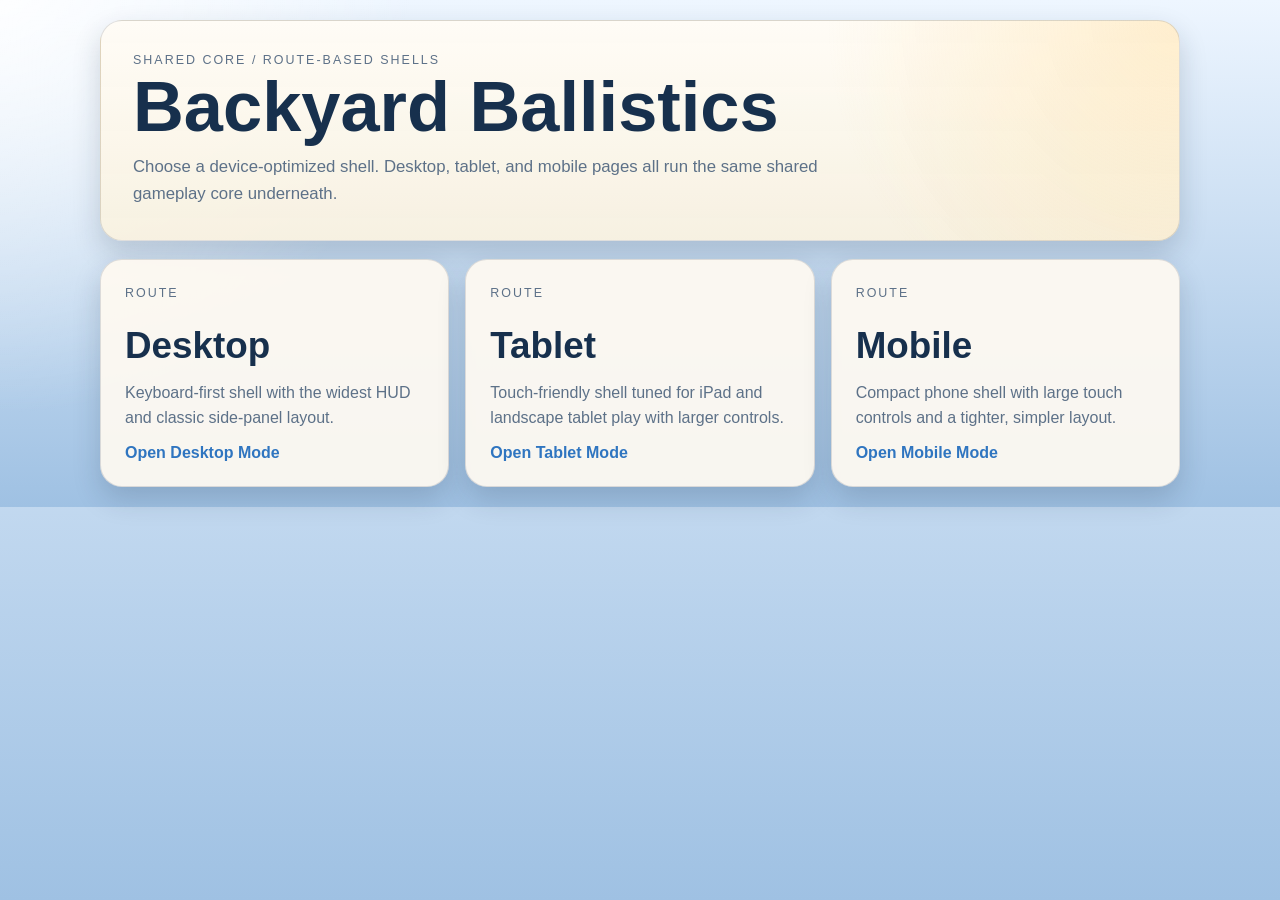
<file: index.html>
<!doctype html>
<html lang="en">
<head>
  <meta charset="utf-8">
  <meta name="viewport" content="width=device-width, initial-scale=1, viewport-fit=cover">
  <meta name="theme-color" content="#17304d">
  <meta name="mobile-web-app-capable" content="yes">
  <meta name="apple-mobile-web-app-capable" content="yes">
  <meta name="apple-mobile-web-app-status-bar-style" content="black-translucent">
  <title>Backyard Ballistics</title>
  <link rel="manifest" href="./manifest.json">
  <link rel="icon" href="./icons/icon-192.png" type="image/png">
  <link rel="apple-touch-icon" href="./icons/apple-touch-icon.png">
  <link rel="stylesheet" href="./styles.css">
</head>
<body>
  <main class="landing-shell">
    <header class="landing-hero panel">
      <p class="eyebrow">Shared Core / Route-Based Shells</p>
      <h1>Backyard Ballistics</h1>
      <p class="landing-copy">Choose a device-optimized shell. Desktop, tablet, and mobile pages all run the same shared gameplay core underneath.</p>
    </header>

    <section class="device-grid" aria-label="Choose Device Mode">
      <a class="device-card panel" href="./play/desktop/">
        <p class="eyebrow">Route</p>
        <h2>Desktop</h2>
        <p>Keyboard-first shell with the widest HUD and classic side-panel layout.</p>
        <span class="device-cta">Open Desktop Mode</span>
      </a>

      <a class="device-card panel" href="./play/tablet/">
        <p class="eyebrow">Route</p>
        <h2>Tablet</h2>
        <p>Touch-friendly shell tuned for iPad and landscape tablet play with larger controls.</p>
        <span class="device-cta">Open Tablet Mode</span>
      </a>

      <a class="device-card panel" href="./play/mobile/">
        <p class="eyebrow">Route</p>
        <h2>Mobile</h2>
        <p>Compact phone shell with large touch controls and a tighter, simpler layout.</p>
        <span class="device-cta">Open Mobile Mode</span>
      </a>
    </section>
  </main>
  <script type="module" src="./src/pwa/register.js"></script>
</body>
</html>
</file>
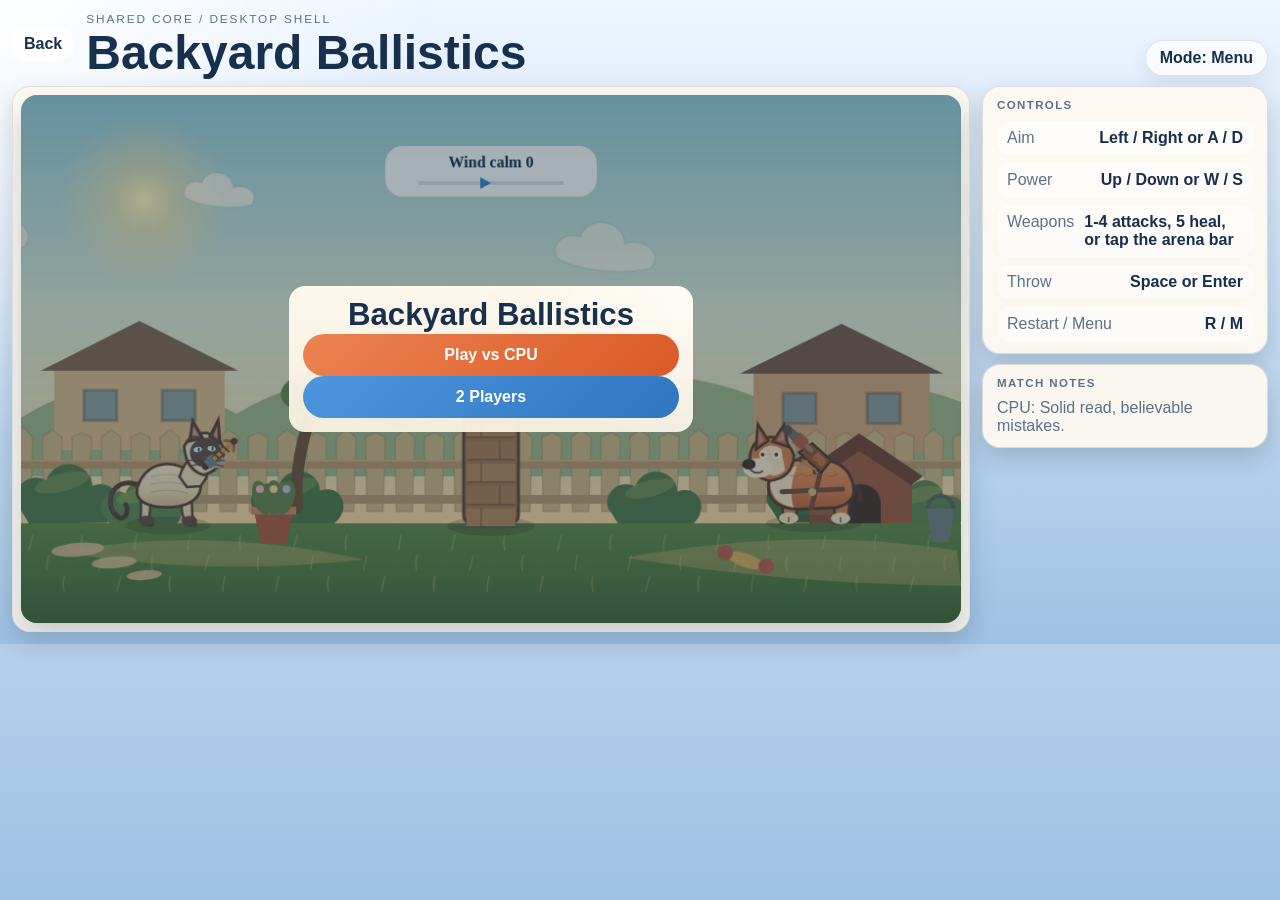
<file: play/desktop/index.html>
<!doctype html>
<html lang="en">
<head>
  <meta charset="utf-8">
  <meta name="viewport" content="width=device-width, initial-scale=1, viewport-fit=cover">
  <meta name="theme-color" content="#17304d">
  <meta name="mobile-web-app-capable" content="yes">
  <meta name="apple-mobile-web-app-capable" content="yes">
  <meta name="apple-mobile-web-app-status-bar-style" content="black-translucent">
  <title>Backyard Ballistics - Desktop</title>
  <link rel="manifest" href="../../manifest.json">
  <link rel="icon" href="../../icons/icon-192.png" type="image/png">
  <link rel="apple-touch-icon" href="../../icons/apple-touch-icon.png">
  <link rel="stylesheet" href="../../play/play.css">
</head>
<body data-device="desktop">
  <div id="app"></div>
  <script type="module" src="../../src/pwa/register.js"></script>
  <script type="module" src="../../src/play/boot.js"></script>
</body>
</html>
</file>
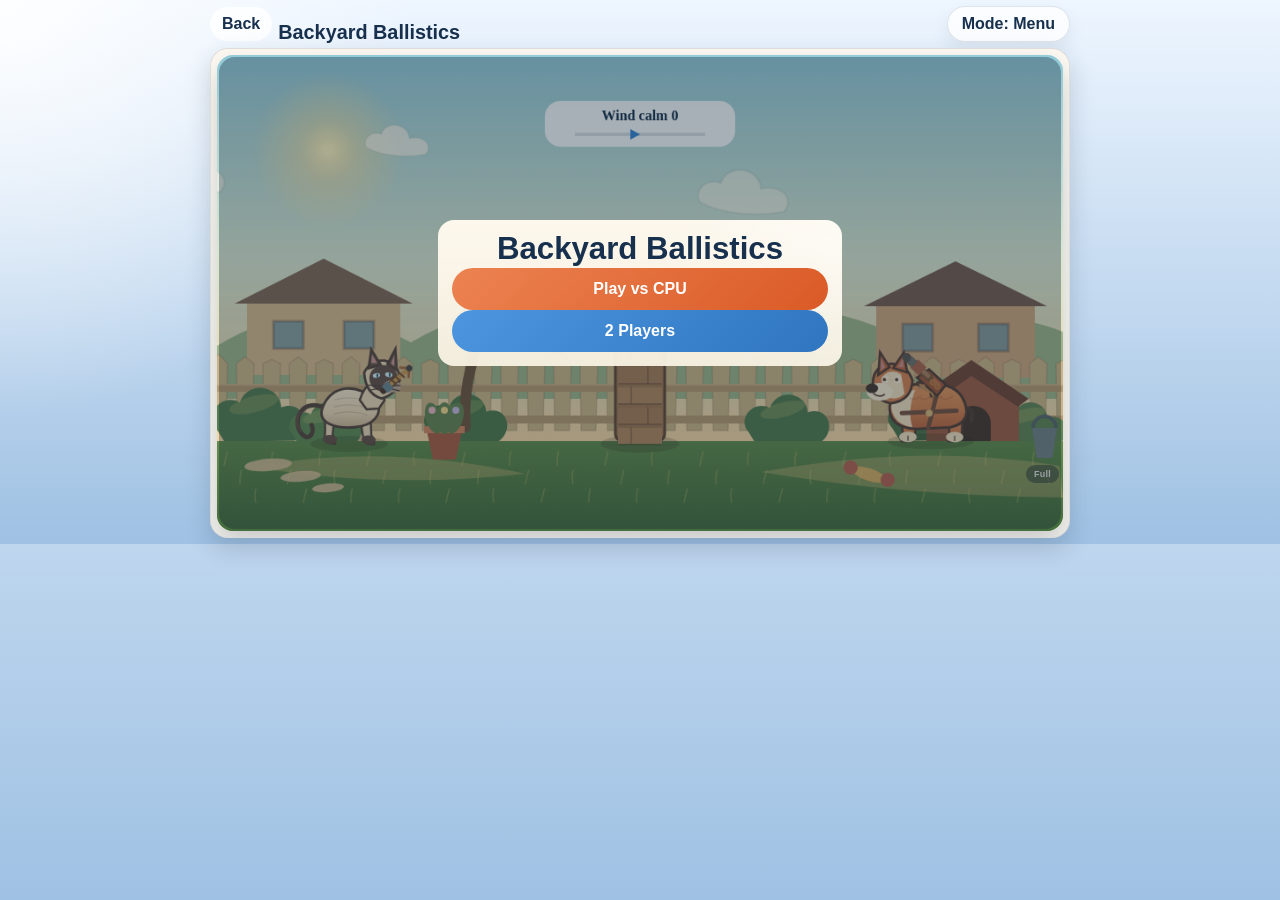
<file: play/mobile/index.html>
<!doctype html>
<html lang="en">
<head>
  <meta charset="utf-8">
  <meta name="viewport" content="width=device-width, initial-scale=1, viewport-fit=cover">
  <meta name="theme-color" content="#17304d">
  <meta name="mobile-web-app-capable" content="yes">
  <meta name="apple-mobile-web-app-capable" content="yes">
  <meta name="apple-mobile-web-app-status-bar-style" content="black-translucent">
  <title>Backyard Ballistics - Mobile</title>
  <link rel="manifest" href="../../manifest.json">
  <link rel="icon" href="../../icons/icon-192.png" type="image/png">
  <link rel="apple-touch-icon" href="../../icons/apple-touch-icon.png">
  <link rel="stylesheet" href="../../play/play.css">
</head>
<body data-device="mobile">
  <div id="app"></div>
  <script type="module" src="../../src/pwa/register.js"></script>
  <script type="module" src="../../src/play/boot.js"></script>
</body>
</html>
</file>
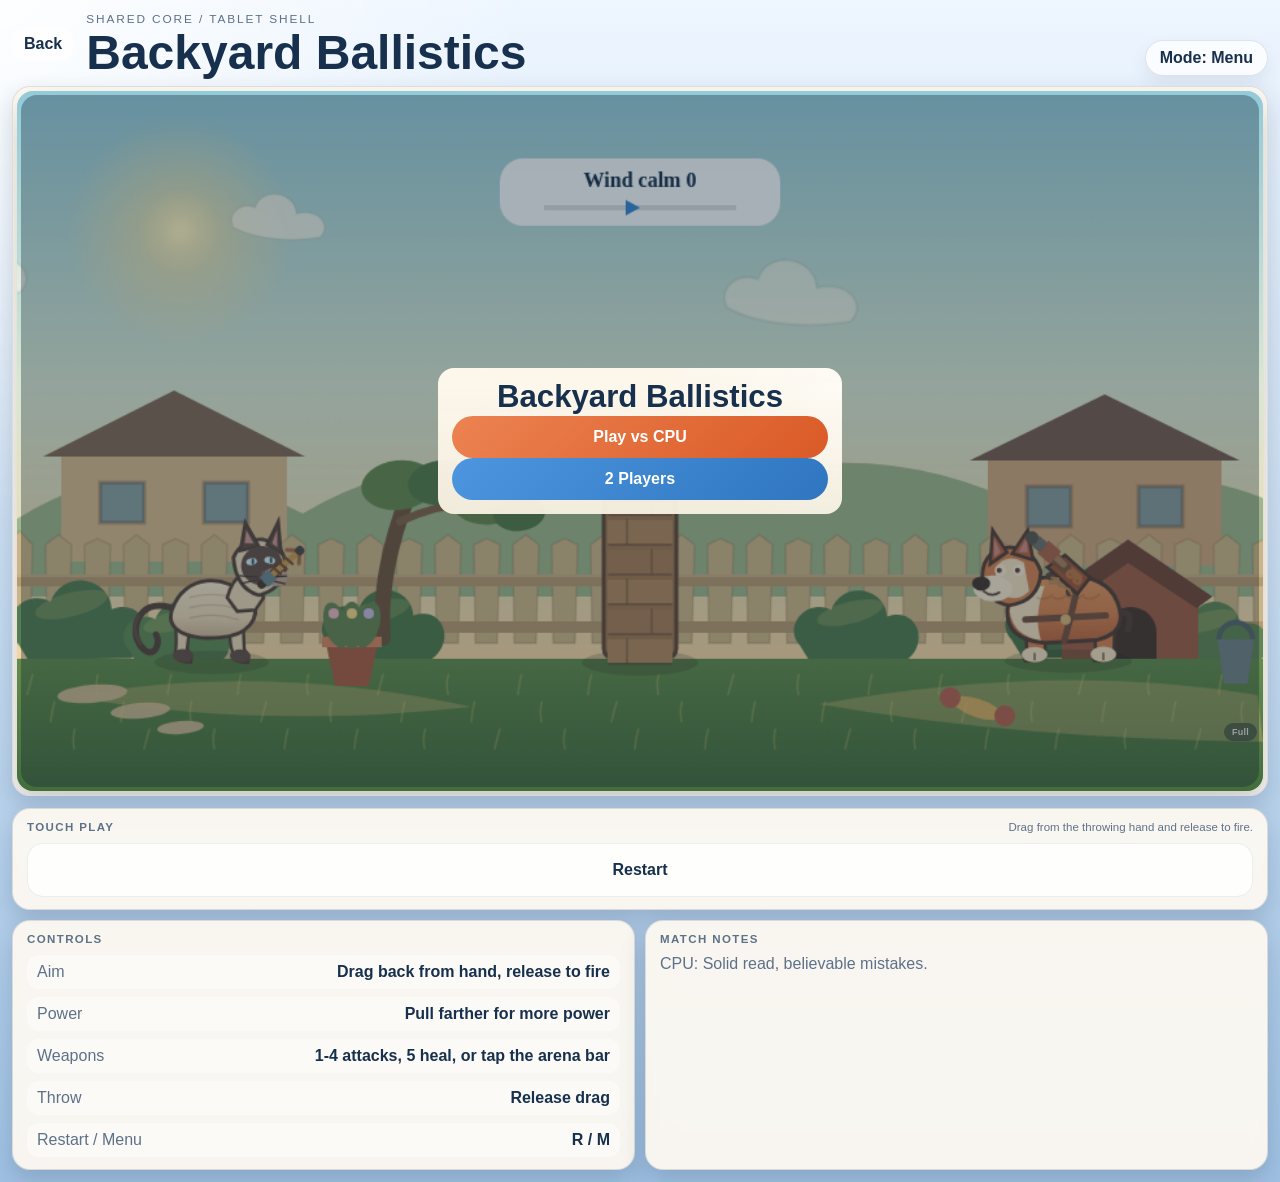
<file: play/tablet/index.html>
<!doctype html>
<html lang="en">
<head>
  <meta charset="utf-8">
  <meta name="viewport" content="width=device-width, initial-scale=1, viewport-fit=cover">
  <meta name="theme-color" content="#17304d">
  <meta name="mobile-web-app-capable" content="yes">
  <meta name="apple-mobile-web-app-capable" content="yes">
  <meta name="apple-mobile-web-app-status-bar-style" content="black-translucent">
  <title>Backyard Ballistics - Tablet</title>
  <link rel="manifest" href="../../manifest.json">
  <link rel="icon" href="../../icons/icon-192.png" type="image/png">
  <link rel="apple-touch-icon" href="../../icons/apple-touch-icon.png">
  <link rel="stylesheet" href="../../play/play.css">
</head>
<body data-device="tablet">
  <div id="app"></div>
  <script type="module" src="../../src/pwa/register.js"></script>
  <script type="module" src="../../src/play/boot.js"></script>
</body>
</html>
</file>
<file: styles.css>
:root {
  --bg-top: #eef6ff;
  --bg-bottom: #9fc1e3;
  --panel: rgba(255, 250, 241, 0.92);
  --panel-border: rgba(30, 48, 70, 0.14);
  --ink: #17304d;
  --muted: #5d7188;
  --shadow: rgba(21, 39, 59, 0.18);
}

* {
  box-sizing: border-box;
}

html,
body {
  margin: 0;
  min-height: 100%;
  font-family: "Trebuchet MS", "Segoe UI", sans-serif;
  color: var(--ink);
  background:
    radial-gradient(circle at top left, rgba(255, 255, 255, 0.9), transparent 30%),
    linear-gradient(180deg, var(--bg-top), var(--bg-bottom));
}

body {
  padding: 20px;
}

.panel {
  border: 1px solid var(--panel-border);
  border-radius: 22px;
  background: var(--panel);
  box-shadow: 0 12px 28px var(--shadow);
}

.eyebrow {
  margin: 0 0 8px;
  font-size: 0.78rem;
  letter-spacing: 0.16em;
  text-transform: uppercase;
  color: var(--muted);
}

h1,
h2,
p {
  margin: 0;
}

h1 {
  font-size: clamp(2.4rem, 6vw, 4.4rem);
  line-height: 0.92;
}

h2 {
  font-size: clamp(1.6rem, 3vw, 2.3rem);
}

.landing-shell {
  width: min(1080px, 100%);
  margin: 0 auto;
}

.landing-hero {
  padding: 32px;
  margin-bottom: 18px;
  background:
    radial-gradient(circle at top right, rgba(255, 218, 147, 0.4), transparent 32%),
    linear-gradient(180deg, rgba(255, 252, 246, 0.98), rgba(248, 241, 224, 0.96));
}

.landing-copy {
  margin-top: 14px;
  max-width: 760px;
  line-height: 1.6;
  color: var(--muted);
  font-size: 1.05rem;
}

.device-grid {
  display: grid;
  grid-template-columns: repeat(3, minmax(0, 1fr));
  gap: 16px;
}

.device-card {
  display: flex;
  flex-direction: column;
  gap: 14px;
  padding: 24px;
  color: inherit;
  text-decoration: none;
}

.device-card p {
  line-height: 1.55;
  color: var(--muted);
}

.device-cta {
  margin-top: auto;
  font-weight: 800;
  color: #2f75c0;
}

@media (max-width: 900px) {
  .device-grid {
    grid-template-columns: 1fr;
  }
}

@media (max-width: 640px) {
  body {
    padding: 12px;
  }

  .landing-hero,
  .device-card {
    padding: 20px;
  }
}
</file>
<file: play/play.css>
:root {
  --bg-top: #eef6ff;
  --bg-bottom: #9fc1e3;
  --panel: rgba(255, 250, 241, 0.92);
  --panel-border: rgba(30, 48, 70, 0.14);
  --ink: #17304d;
  --muted: #5d7188;
  --shadow: rgba(21, 39, 59, 0.18);
  --canvas-shadow: rgba(21, 39, 59, 0.22);
}

* {
  box-sizing: border-box;
}

html,
body {
  margin: 0;
  min-height: 100%;
  font-family: "Trebuchet MS", "Segoe UI", sans-serif;
  color: var(--ink);
  background:
    radial-gradient(circle at top left, rgba(255, 255, 255, 0.9), transparent 30%),
    linear-gradient(180deg, var(--bg-top), var(--bg-bottom));
}

body {
  padding: 12px;
}

.play-shell {
  width: min(1280px, 100%);
  margin: 0 auto;
}

.play-topbar {
  display: grid;
  grid-template-columns: auto 1fr auto;
  align-items: end;
  gap: 12px;
  margin-bottom: 10px;
}

.topbar-actions {
  display: flex;
  justify-content: flex-end;
  align-items: center;
}

.back-link {
  align-self: center;
  padding: 8px 12px;
  border-radius: 999px;
  background: rgba(255, 255, 255, 0.82);
  color: var(--ink);
  text-decoration: none;
  font-weight: 700;
}

.play-heading {
  min-width: 0;
}

.eyebrow {
  margin: 0 0 4px;
  font-size: 0.74rem;
  letter-spacing: 0.16em;
  text-transform: uppercase;
  color: var(--muted);
}

h1,
h2,
p {
  margin: 0;
}

h1 {
  font-size: clamp(1.7rem, 4vw, 3rem);
  line-height: 0.95;
}

h2 {
  font-size: clamp(1.7rem, 3.4vw, 2.2rem);
  line-height: 0.95;
}

.mode-pill {
  padding: 8px 14px;
  border-radius: 999px;
  background: rgba(255, 255, 255, 0.76);
  border: 1px solid rgba(23, 48, 77, 0.12);
  box-shadow: 0 8px 18px rgba(35, 61, 88, 0.08);
  font-weight: 700;
  text-align: center;
}

.panel {
  border: 1px solid var(--panel-border);
  border-radius: 18px;
  background: var(--panel);
  box-shadow: 0 10px 24px var(--shadow);
  backdrop-filter: blur(8px);
}

.play-frame {
  display: grid;
  gap: 12px;
  align-items: start;
}

.canvas-wrap {
  position: relative;
  overflow: hidden;
  padding: 8px;
}

canvas {
  display: block;
  width: 100%;
  height: auto;
  aspect-ratio: 16 / 9;
  border-radius: 16px;
  box-shadow: inset 0 0 0 1px rgba(12, 25, 42, 0.08), 0 14px 30px var(--canvas-shadow);
  background: linear-gradient(180deg, #d9f0ff, #f7f1d8 70%, #87be68 70%);
}

.canvas-shell-button {
  position: absolute;
  right: 10px;
  bottom: 54px;
  z-index: 3;
  border: 0;
  border-radius: 999px;
  padding: 4px 8px;
  background: rgba(16, 31, 48, 0.4);
  color: rgba(255, 255, 255, 0.82);
  font: inherit;
  font-size: 0.56rem;
  font-weight: 700;
  letter-spacing: 0.03em;
}

.canvas-shell-button[hidden] {
  display: none;
}

.weapon-bar {
  position: absolute;
  left: 12px;
  right: 12px;
  bottom: 12px;
  z-index: 3;
  display: grid;
  grid-template-columns: repeat(5, minmax(0, 1fr));
  gap: 4px;
  transition: opacity 140ms ease;
}

.weapon-bar.is-hidden,
.canvas-hint.is-hidden {
  opacity: 0;
  pointer-events: none;
}

.weapon-bar-button {
  min-width: 0;
  min-height: 42px;
  border: 0;
  border-radius: 11px;
  padding: 3px 5px;
  display: grid;
  grid-template-columns: auto 1fr auto;
  align-items: center;
  gap: 4px;
  background: rgba(19, 34, 52, 0.54);
  color: white;
  box-shadow: inset 0 0 0 1px rgba(255, 255, 255, 0.03);
  cursor: pointer;
}

.weapon-bar-button.is-active {
  background: rgba(26, 45, 68, 0.72);
  box-shadow: inset 0 0 0 1px rgba(255, 233, 177, 0.42);
}

.weapon-bar-button.is-disabled,
.weapon-bar-button:disabled {
  opacity: 0.33;
  cursor: default;
}

.weapon-copy {
  min-width: 0;
  display: flex;
  flex-direction: column;
  align-items: flex-start;
  gap: 0;
}

.weapon-label {
  font-size: 0.63rem;
  font-weight: 800;
  line-height: 1;
}

.weapon-note {
  font-size: 0.52rem;
  color: rgba(255, 255, 255, 0.56);
  line-height: 1;
}

.weapon-count {
  min-width: 18px;
  padding: 0 4px;
  border-radius: 999px;
  background: rgba(255, 255, 255, 0.07);
  text-align: center;
  font-size: 0.52rem;
  font-weight: 800;
  line-height: 1.2;
}

.weapon-icon {
  position: relative;
  width: 10px;
  height: 10px;
  display: inline-block;
  flex: 0 0 auto;
}

.weapon-icon-normal {
  border-radius: 50%;
  background: #f3b14c;
  box-shadow: inset -2px -2px 0 rgba(0, 0, 0, 0.16);
}

.weapon-icon-light {
  width: 12px;
  height: 3px;
  border-radius: 999px;
  background: #7fd0eb;
  transform: rotate(-24deg);
}

.weapon-icon-heavy {
  background: #d8783b;
  clip-path: polygon(24% 4%, 78% 10%, 96% 44%, 84% 92%, 34% 100%, 2% 62%);
}

.weapon-icon-super {
  width: 12px;
  height: 7px;
  background: #ef6b52;
  clip-path: polygon(0 28%, 58% 28%, 58% 0, 100% 50%, 58% 100%, 58% 72%, 0 72%);
}

.weapon-icon-super::after {
  content: "";
  position: absolute;
  left: -4px;
  top: 2px;
  width: 4px;
  height: 3px;
  background: #ffd98a;
  clip-path: polygon(0 50%, 100% 0, 100% 100%);
}

.weapon-icon-heal {
  border-radius: 50%;
  background: #6fcb87;
  color: #14321c;
  font-size: 9px;
  line-height: 10px;
  text-align: center;
  font-weight: 900;
}

.turn-banner {
  position: absolute;
  top: 16px;
  left: 50%;
  transform: translateX(-50%);
  min-width: 200px;
  max-width: calc(100% - 32px);
  padding: 10px 14px;
  border-radius: 16px;
  background: rgba(18, 35, 55, 0.74);
  color: white;
  text-align: center;
  pointer-events: none;
  z-index: 3;
}

.turn-banner.hidden,
.overlay.hidden {
  display: none;
}

.turn-banner-label {
  font-size: 0.68rem;
  letter-spacing: 0.16em;
  text-transform: uppercase;
  opacity: 0.72;
}

.turn-banner-title {
  display: block;
  margin-top: 4px;
  font-size: 1.08rem;
}

.canvas-hint {
  position: absolute;
  left: 50%;
  transform: translateX(-50%);
  bottom: 54px;
  z-index: 3;
  max-width: min(280px, calc(100% - 110px));
  padding: 4px 8px;
  border-radius: 999px;
  background: rgba(255, 251, 242, 0.64);
  border: 1px solid rgba(23, 48, 77, 0.04);
  color: var(--muted);
  font-size: 0.62rem;
  line-height: 1.2;
  text-align: center;
  pointer-events: none;
  transition: opacity 220ms ease;
}

.overlay {
  position: absolute;
  inset: 8px;
  display: grid;
  place-items: center;
  border-radius: 16px;
  background: rgba(16, 32, 51, 0.34);
  z-index: 4;
}

.overlay-card {
  width: min(430px, calc(100% - 20px));
  max-height: calc(100% - 20px);
  overflow: auto;
  padding: 14px;
  border-radius: 16px;
  background:
    radial-gradient(circle at top right, rgba(255, 255, 255, 0.45), transparent 40%),
    linear-gradient(180deg, rgba(255, 249, 238, 0.98), rgba(247, 241, 225, 0.96));
  text-align: center;
}

.menu-card {
  width: min(404px, calc(100% - 18px));
}

.menu-card h2 {
  font-size: clamp(1.45rem, 3vw, 1.95rem);
}

.overlay-copy,
.difficulty-copy {
  font-size: 0.72rem;
}

.menu-actions {
  display: grid;
  gap: 0px;
  margin-top: 4px;
}

.difficulty-panel {
  margin-top: 12px;
  padding: 8px;
  border-radius: 14px;
  background: rgba(255, 255, 255, 0.5);
  border: 1px solid rgba(23, 48, 77, 0.08);
}

.difficulty-panel.is-hidden {
  display: none;
}

.menu-subactions {
  margin-top: 12px;
}

.mini-heading,
.panel-title {
  margin-bottom: 10px;
  font-size: 0.72rem;
  letter-spacing: 0.12em;
  text-transform: uppercase;
  color: var(--muted);
  font-weight: 800;
}

.segmented {
  display: grid;
  grid-template-columns: repeat(4, minmax(0, 1fr));
  gap: 6px;
}

.segment-button,
.action-button,
.touch-button,
.ghost-button {
  font: inherit;
  font-weight: 700;
}

.segment-button {
  border: 0;
  border-radius: 12px;
  min-height: 36px;
  padding: 7px 8px;
  background: rgba(40, 95, 41, 0.08);
  color: var(--ink);
  font-size: 0.76rem;
}

.segment-button.easy.is-active {
  background: linear-gradient(135deg, #4ddf4d, #2fc069);
  color: white;
}

.segment-button.hard.is-active {
  background: linear-gradient(135deg, #df4d4d, #c02f2f);
  color: white;
}

.segment-button.impossible.is-active {
  background: linear-gradient(135deg, #df4ddd, #c02fbe);
  color: white;
}

.segment-button.normal.is-active {
  background: linear-gradient(135deg, #d3df4d, #bbc02f);
  color: white;
}

.button-row {
  display: flex;
  justify-content: center;
  gap: 8px;
  flex-wrap: wrap;
  margin-top: 12px;
}

.action-button {
  border: 0;
  border-radius: 999px;
  min-height: 42px;
  padding: 11px 18px;
  color: white;
  background: linear-gradient(135deg, #ec8351, #da5a27);
}

.action-button.secondary {
  background: linear-gradient(135deg, #4d96df, #2f75c0);
}

.ghost-button {
  border: 0;
  border-radius: 999px;
  min-height: 40px;
  padding: 10px 16px;
  color: var(--ink);
  background: rgba(23, 48, 77, 0.08);
}

.end-card {
  background:
    radial-gradient(circle at top right, rgba(255, 231, 170, 0.4), transparent 40%),
    linear-gradient(180deg, rgba(255, 249, 238, 0.98), rgba(245, 236, 214, 0.96));
}

.side-panel {
  display: grid;
  gap: 10px;
}

.controls-panel,
.notes-panel,
.touch-controls {
  padding: 12px 14px;
}

.controls-list {
  list-style: none;
  padding: 0;
  margin: 0;
  display: grid;
  gap: 8px;
}

.controls-list li {
  display: flex;
  justify-content: space-between;
  gap: 10px;
  padding: 8px 10px;
  border-radius: 12px;
  background: rgba(255, 255, 255, 0.46);
}

.controls-list span,
.touch-note,
.notes-panel p {
  color: var(--muted);
}

.notes-panel p + p {
  margin-top: 8px;
}

.touch-controls {
  display: none;
}

.touch-header {
  display: flex;
  justify-content: space-between;
  gap: 10px;
  align-items: center;
  margin-bottom: 10px;
}

.touch-title {
  margin: 0;
}

.touch-note {
  font-size: 0.72rem;
}

.touch-grid {
  display: grid;
  gap: 10px;
}

.touch-button {
  min-height: 48px;
  border: 0;
  border-radius: 16px;
  padding: 10px;
  color: var(--ink);
  background: rgba(255, 255, 255, 0.86);
  box-shadow: inset 0 0 0 1px rgba(23, 48, 77, 0.08);
  touch-action: manipulation;
}

.touch-grid-actions {
  grid-template-columns: 1fr;
}

.device-desktop .play-frame {
  grid-template-columns: minmax(0, 1fr) 286px;
}

.device-tablet .play-frame,
.device-mobile .play-frame {
  grid-template-columns: 1fr;
}

.device-tablet .side-panel {
  grid-template-columns: repeat(2, minmax(0, 1fr));
}

.device-tablet .touch-controls {
  display: block;
  grid-column: 1 / -1;
}

.device-tablet .touch-button {
  min-height: 54px;
}

.device-tablet canvas,
.device-mobile canvas {
  touch-action: none;
}

.device-mobile body,
body.device-mobile {
  padding: 6px;
}

.device-mobile .play-shell {
  width: min(860px, 100%);
}

.device-mobile .play-topbar {
  gap: 6px;
  margin-bottom: 6px;
}

.device-mobile .eyebrow {
  display: none;
}

.device-mobile h1 {
  font-size: 1.24rem;
}

.device-mobile .side-panel {
  display: none;
}

.device-mobile .canvas-wrap {
  padding: 6px;
}

.device-mobile .weapon-bar {
  left: 8px;
  right: 8px;
  bottom: 8px;
}

.device-mobile .canvas-hint {
  bottom: 48px;
  max-width: calc(100% - 88px);
}

#gameplaySurface:fullscreen {
  width: min(100vw, calc(100vh * 1.7778));
  max-width: none;
  padding: 8px;
  margin: auto;
  border-radius: 0;
  background: linear-gradient(180deg, #d8edf9, #8fbce0);
}

#gameplaySurface:fullscreen canvas {
  width: 100%;
  height: auto;
  border-radius: 0;
}

#gameplaySurface:fullscreen .canvas-shell-button {
  right: 10px;
  bottom: 58px;
}

@media (max-width: 980px) {
  body {
    padding: 8px;
  }

  .device-desktop .play-frame,
  .device-tablet .play-frame {
    grid-template-columns: 1fr;
  }

  .device-desktop .side-panel,
  .device-tablet .side-panel {
    grid-template-columns: repeat(2, minmax(0, 1fr));
  }
}

@media (max-width: 700px) {
  .segmented {
    grid-template-columns: repeat(4, minmax(0, 1fr));
  }

  .segment-button {
    min-height: 34px;
    padding: 6px 7px;
    font-size: 0.72rem;
  }

  .weapon-note {
    display: none;
  }

  .controls-list li,
  .touch-header {
    flex-direction: column;
    align-items: flex-start;
  }
}

@media (max-width: 560px) {
  .segmented {
    grid-template-columns: repeat(4, minmax(0, 1fr));
    gap: 5px;
  }

  .weapon-bar-button {
    grid-template-columns: 1fr;
    justify-items: center;
    align-content: center;
    gap: 2px;
    padding: 4px 2px;
    min-height: 44px;
  }

  .weapon-copy {
    align-items: center;
  }

  .weapon-label {
    font-size: 0.54rem;
  }

  .weapon-count {
    min-width: 0;
    padding: 0;
    background: transparent;
    font-size: 0.48rem;
  }

  .canvas-hint {
    max-width: calc(100% - 84px);
  }
}

@media (orientation: landscape) and (max-height: 1260px) {
  .device-tablet .play-shell {
    width: 100%;
  }

  .device-tablet .canvas-wrap {
    padding: 4px;
  }

  .device-tablet #gameplaySurface {
    display: block;
    width: min(100%, calc((100dvh - 20px) * 1.56));
    height: auto;
    margin-inline: auto;
  }
}

@media (orientation: landscape) and (max-height: 860px) {
  .device-mobile .play-shell {
    width: 100%;
  }

  .device-mobile .canvas-wrap {
    padding: 4px;
  }

  .device-mobile #gameplaySurface {
    display: block;
    width: min(100%, calc((100dvh - 20px) * 1.56));
    height: auto;
    margin-inline: auto;
  }
}

@media (max-height: 520px) and (orientation: landscape) {
  body {
    padding: 6px;
  }

  .eyebrow {
    display: none;
  }

  .play-topbar {
    gap: 6px;
    margin-bottom: 6px;
  }

  h1 {
    font-size: 1.3rem;
  }

  .canvas-wrap {
    padding: 6px;
  }

  .canvas-shell-button {
    right: 8px;
    bottom: 50px;
  }

  .canvas-hint {
    bottom: 46px;
    max-width: 240px;
    font-size: 0.6rem;
  }

  .weapon-bar {
    left: 8px;
    right: 8px;
    bottom: 8px;
  }

  .notes-panel {
    display: none;
  }
}
</file>
